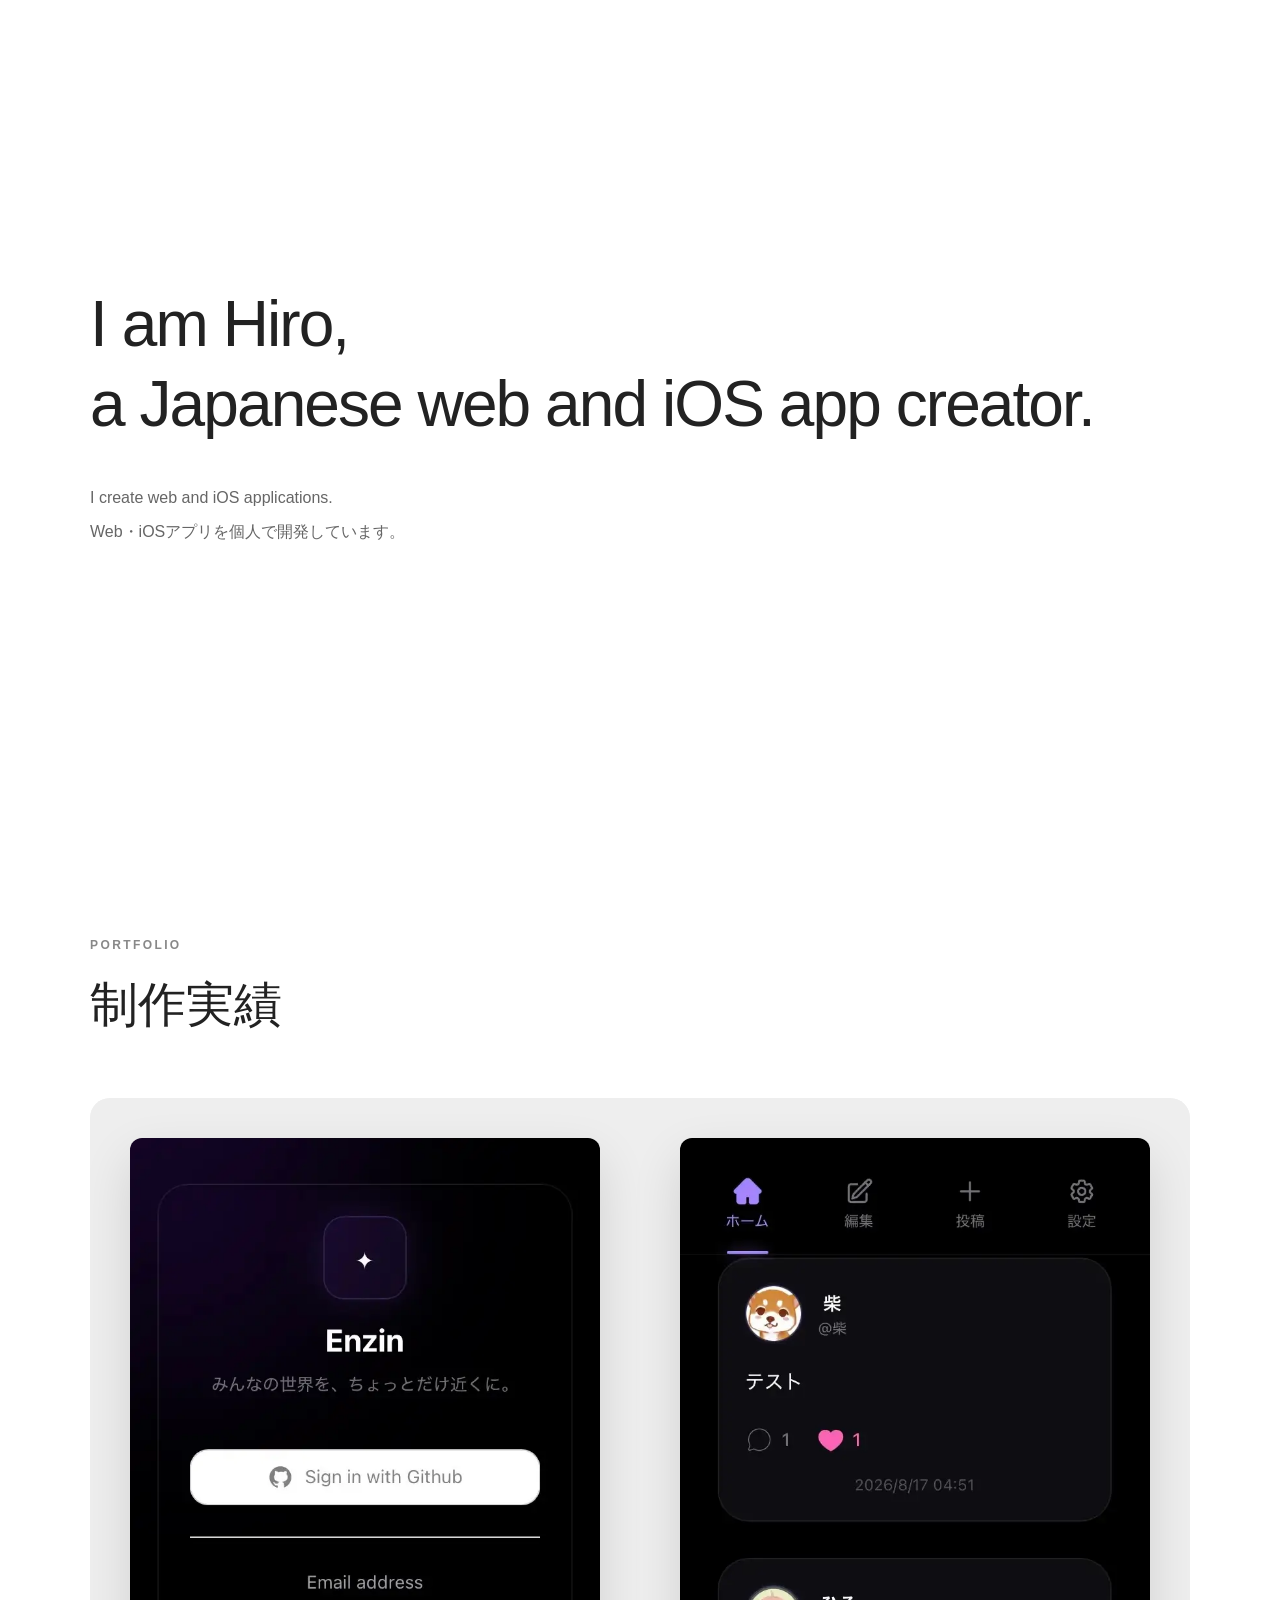
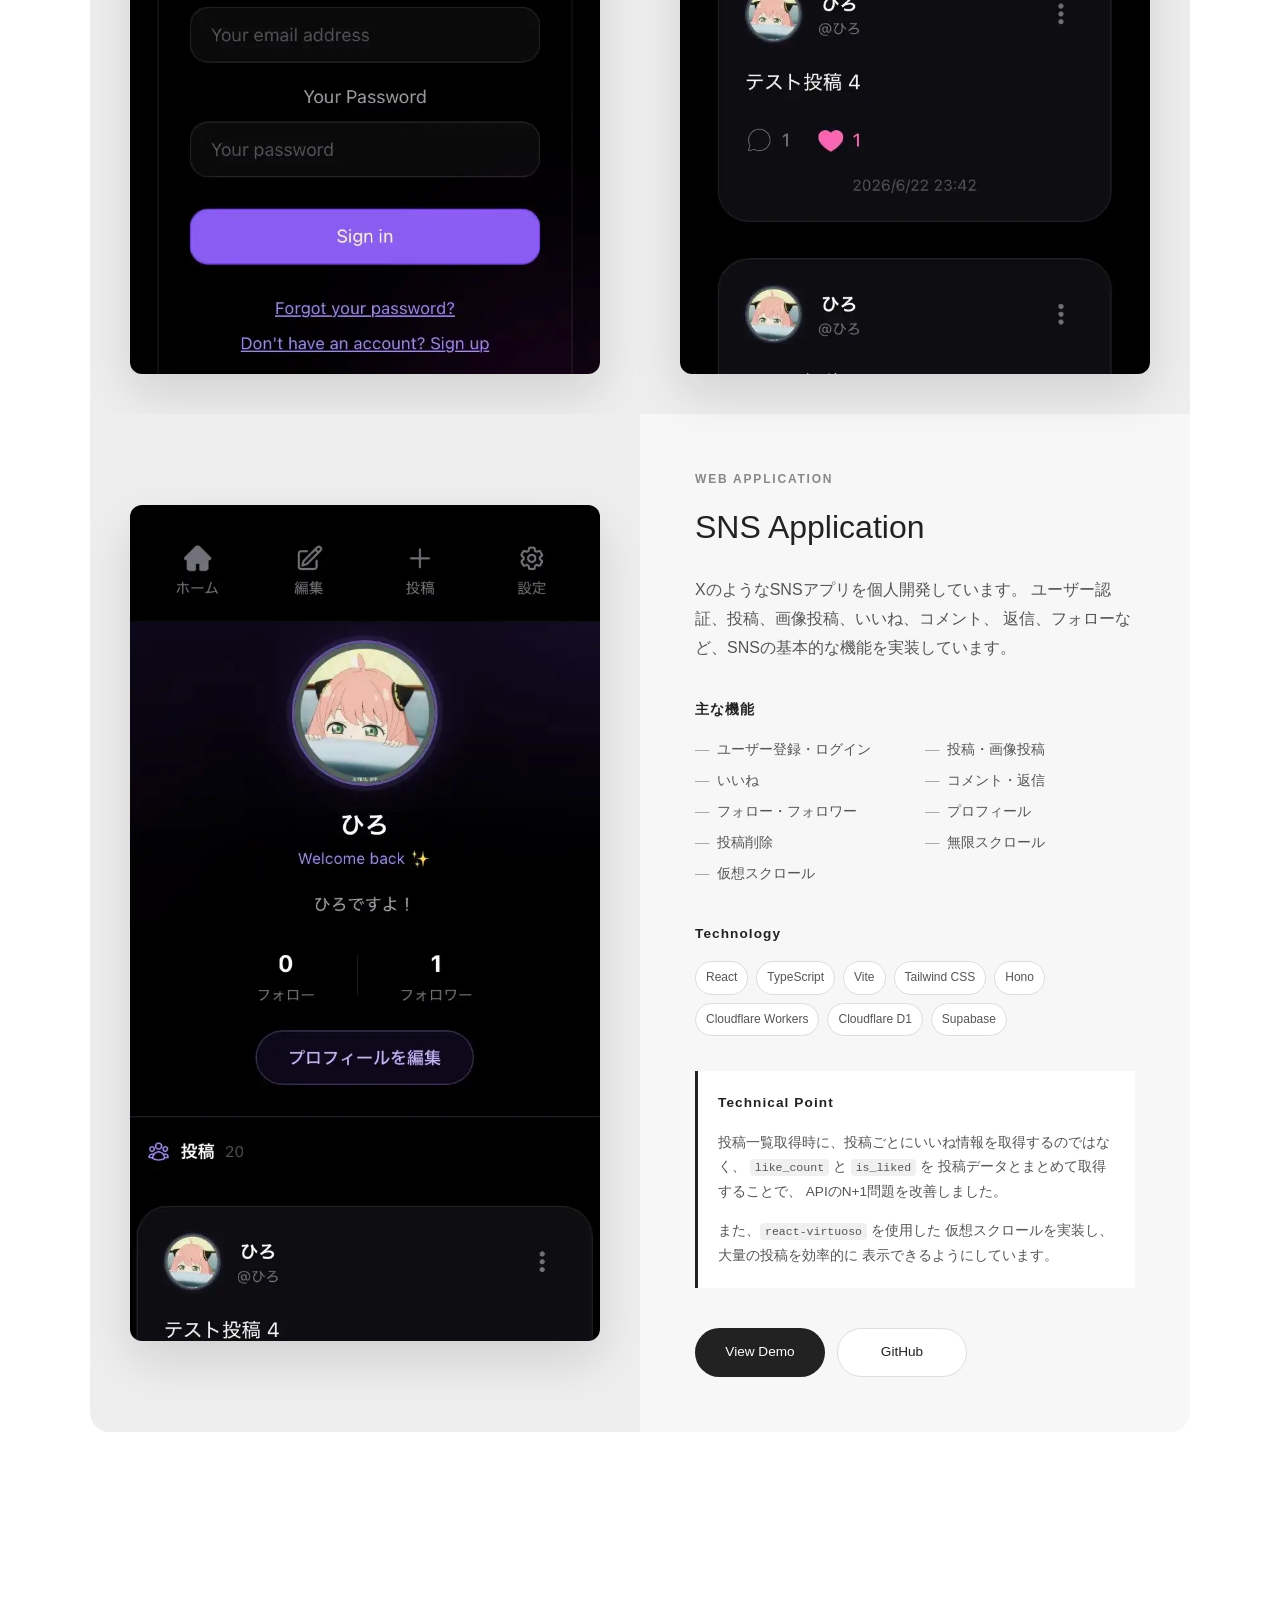
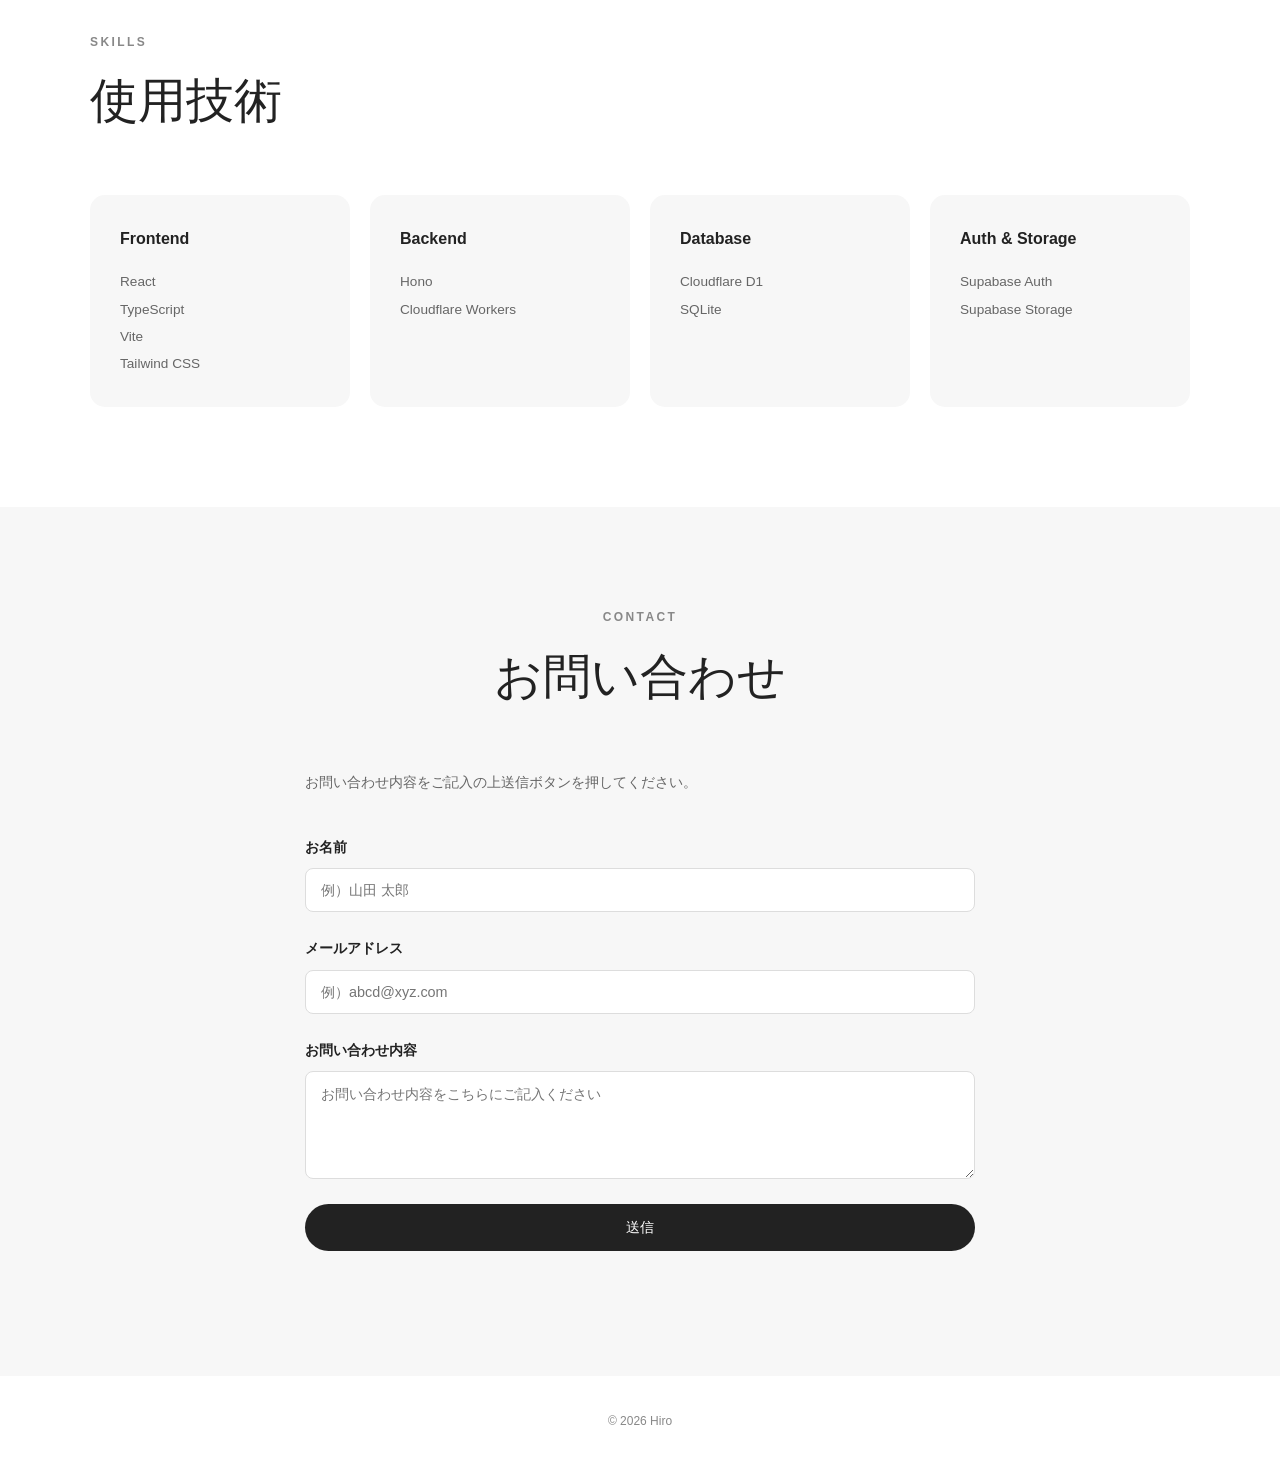
<file: index.html>
<!DOCTYPE html>
<html lang="ja">

<head>
    <meta charset="UTF-8">
    <link rel="icon" href="favicon.ico" />
    <meta name="viewport" content="width=device-width, initial-scale=1.0">

    <meta name="description"
        content="Hiroのポートフォリオサイト。Web・iOSアプリの制作、SNSアプリなどの個人開発を行っています。">

    <link rel="apple-touch-icon" href="favicon.ico" />
    <link rel="manifest" href="manifest.json" />
    <link rel="stylesheet" href="style.css" />

    <title>Hiro | Web & iOS App Creator</title>
</head>

<body>

    <!-- Hero -->
    <section class="home-content wrapper">
        <h1 class="page-title">
            I am Hiro,<br>
            a Japanese web and iOS app creator.
        </h1>

        <div class="hero-description">
            <p>
                I create web and iOS applications.
            </p>
            <p>
                Web・iOSアプリを個人で開発しています。
            </p>
        </div>
    </section>


    <!-- Portfolio -->
    <section class="portfolio wrapper">

        <div class="section-heading">
            <p class="section-label">PORTFOLIO</p>
            <h2>制作実績</h2>
        </div>


        <!-- SNS Application -->
        <article class="portfolio-card">

            <!-- App Image -->
            <div class="portfolio-image">
                <img
                    src="images/sns-app1.webp"
                    alt="SNSアプリの画面"
                >
            </div>
            <div class="portfolio-image">
                <img
                    src="images/sns-app2.webp"
                    alt="SNSアプリの画面"
                >
            </div>
            <div class="portfolio-image">
                <img
                    src="images/sns-app3.webp"
                    alt="SNSアプリの画面"
                >
            </div>


            <!-- App Information -->
            <div class="portfolio-content">

                <p class="portfolio-category">
                    Web Application
                </p>

                <h3>
                    SNS Application
                </h3>

                <p class="portfolio-description">
                    XのようなSNSアプリを個人開発しています。
                    ユーザー認証、投稿、画像投稿、いいね、コメント、
                    返信、フォローなど、SNSの基本的な機能を実装しています。
                </p>


                <!-- Features -->
                <div class="portfolio-section">

                    <h4>主な機能</h4>

                    <ul class="feature-list">
                        <li>ユーザー登録・ログイン</li>
                        <li>投稿・画像投稿</li>
                        <li>いいね</li>
                        <li>コメント・返信</li>
                        <li>フォロー・フォロワー</li>
                        <li>プロフィール</li>
                        <li>投稿削除</li>
                        <li>無限スクロール</li>
                        <li>仮想スクロール</li>
                    </ul>

                </div>


                <!-- Technology -->
                <div class="portfolio-section">

                    <h4>Technology</h4>

                    <div class="tech-list">
                        <span>React</span>
                        <span>TypeScript</span>
                        <span>Vite</span>
                        <span>Tailwind CSS</span>
                        <span>Hono</span>
                        <span>Cloudflare Workers</span>
                        <span>Cloudflare D1</span>
                        <span>Supabase</span>
                    </div>

                </div>


                <!-- Technical Point -->
                <div class="portfolio-section technical-point">

                    <h4>Technical Point</h4>

                    <p>
                        投稿一覧取得時に、投稿ごとにいいね情報を取得するのではなく、
                        <code>like_count</code> と <code>is_liked</code> を
                        投稿データとまとめて取得することで、
                        APIのN+1問題を改善しました。
                    </p>

                    <p>
                        また、<code>react-virtuoso</code> を使用した
                        仮想スクロールを実装し、大量の投稿を効率的に
                        表示できるようにしています。
                    </p>

                </div>


                <!-- Links -->
                <div class="portfolio-links">

                    <a
                        href="https://my-app.assgin.workers.dev"
                        class="portfolio-button primary"
                        target="_blank"
                        rel="noopener noreferrer"
                    >
                        View Demo
                    </a>

                    <a
                        href="https://github.com/hiromiyu"
                        class="portfolio-button secondary"
                        target="_blank"
                        rel="noopener noreferrer"
                    >
                        GitHub
                    </a>

                </div>

            </div>

        </article>

    </section>


    <!-- About / Skills -->
    <section class="skills wrapper">

        <div class="section-heading">
            <p class="section-label">SKILLS</p>
            <h2>使用技術</h2>
        </div>

        <div class="skills-grid">

            <div class="skill-card">
                <h3>Frontend</h3>
                <p>
                    React<br>
                    TypeScript<br>
                    Vite<br>
                    Tailwind CSS
                </p>
            </div>

            <div class="skill-card">
                <h3>Backend</h3>
                <p>
                    Hono<br>
                    Cloudflare Workers
                </p>
            </div>

            <div class="skill-card">
                <h3>Database</h3>
                <p>
                    Cloudflare D1<br>
                    SQLite
                </p>
            </div>

            <div class="skill-card">
                <h3>Auth & Storage</h3>
                <p>
                    Supabase Auth<br>
                    Supabase Storage
                </p>
            </div>

        </div>

    </section>


    <!-- Contact -->
    <section class="contact-section">

        <div class="form-wrapper">

            <div class="section-heading contact-heading">
                <p class="section-label">CONTACT</p>
                <h2>お問い合わせ</h2>
            </div>

            <form id="contactForm">

                <!-- Honeypot -->
                <input
                    type="text"
                    name="company"
                    style="display:none"
                >

                <p class="contact-description">
                    お問い合わせ内容をご記入の上送信ボタンを押してください。
                </p>


                <div class="form-group">

                    <label for="name">
                        お名前
                    </label>

                    <input
                        class="form-input"
                        type="text"
                        id="name"
                        name="name"
                        placeholder="例）山田 太郎"
                        required
                    >

                </div>


                <div class="form-group">

                    <label for="email">
                        メールアドレス
                    </label>

                    <input
                        class="form-input"
                        type="email"
                        id="email"
                        name="email"
                        placeholder="例）abcd@xyz.com"
                        required
                    >

                </div>


                <div class="form-group">

                    <label for="message">
                        お問い合わせ内容
                    </label>

                    <textarea
                        class="form-input"
                        id="message"
                        name="message"
                        rows="5"
                        placeholder="お問い合わせ内容をこちらにご記入ください"
                        required
                    ></textarea>

                </div>


                <!-- Cloudflare Turnstile -->
                <div
                    class="cf-turnstile"
                    data-sitekey="0x4AAAAAADDu-Kx4N0jOlkO2">
                </div>


                <div class="form-group">

                    <button
                        class="form-button"
                        type="submit"
                    >
                        送信
                    </button>

                </div>

            </form>

        </div>

    </section>


    <!-- Loading -->
    <div id="loading">
        <div class="loader"></div>
    </div>


    <script src="https://challenges.cloudflare.com/turnstile/v0/api.js"
        async defer>
    </script>


    <script>

        window.loadedAt = Date.now();

        document
            .getElementById("contactForm")
            .addEventListener("submit", async function (event) {

                event.preventDefault();

                const formData = new FormData(this);

                const loading =
                    document.getElementById("loading");

                const button =
                    this.querySelector("button");

                const loadedAt =
                    window.loadedAt;


                // Turnstile token
                const tokenElement =
                    document.querySelector(
                        '[name="cf-turnstile-response"]'
                    );

                const token =
                    tokenElement ? tokenElement.value : "";


                if (!token) {
                    alert("認証を完了してください");
                    return;
                }


                // Request parameters
                const params =
                    new URLSearchParams(formData);

                params.append("cfToken", token);
                params.append("loadedAt", loadedAt);


                try {

                    loading.style.display = "flex";

                    button.disabled = true;


                    const response =
                        await fetch(
                            "https://my-app.assgin.workers.dev/api/contact",
                            {
                                method: "POST",
                                body: params,
                                headers: {
                                    "Content-Type":
                                        "application/x-www-form-urlencoded"
                                }
                            }
                        );

                    const text = await response.text();

let result;

try {
  result = JSON.parse(text);
} catch {
  throw new Error(
    `APIからJSONではないレスポンスが返りました: ${text}`
  );
}



                    // const result =
                        // await response.json();


                    if (
                        response.ok &&
                        result.success
                    ) {

                        alert(
                            "お問い合わせが送信されました！"
                        );

                        this.reset();

                    } else {

                        throw new Error(
                            result.message ||
                            "エラーが発生しました。"
                        );

                    }

                } catch (error) {

                    console.error(error);

                    alert(error.message);

                } finally {

                    loading.style.display = "none";

                    button.disabled = false;

                }

            });

    </script>


    <!-- Footer -->
    <footer>

        <div class="wrapper">

            <small>
                &copy; 2026 Hiro
            </small>

        </div>

    </footer>

</body>

</html>
</file>
<file: style.css>
```css
/* ========================================
   Base
======================================== */

* {
    box-sizing: border-box;
}

html {
    scroll-behavior: smooth;
}

body {
    margin: 0;
    color: #222;
    background: #fff;
    font-family:
        -apple-system,
        BlinkMacSystemFont,
        "Helvetica Neue",
        "Hiragino Kaku Gothic ProN",
        "Hiragino Sans",
        Arial,
        sans-serif;
    line-height: 1.8;
}

img {
    max-width: 100%;
    display: block;
}

a {
    color: inherit;
    text-decoration: none;
}

.wrapper {
    width: min(1100px, calc(100% - 40px));
    margin: 0 auto;
}


/* ========================================
   Hero
======================================== */

.home-content {
    min-height: 75vh;

    display: flex;
    flex-direction: column;
    justify-content: center;

    padding: 80px 0;
}

.page-title {
    margin: 0;

    font-size: clamp(2rem, 5vw, 4.2rem);
    font-weight: 500;
    line-height: 1.25;
    letter-spacing: -0.03em;
}

.hero-description {
    margin-top: 35px;

    color: #666;
    font-size: 1rem;
}

.hero-description p {
    margin: 5px 0;
}


/* ========================================
   Section Heading
======================================== */

.section-heading {
    margin-bottom: 50px;
}

.section-label {
    margin: 0 0 5px;

    color: #888;
    font-size: 0.75rem;
    font-weight: 700;
    letter-spacing: 0.2em;
}

.section-heading h2 {
    margin: 0;

    font-size: clamp(2rem, 4vw, 3rem);
    font-weight: 500;
}


/* ========================================
   Portfolio
======================================== */

.portfolio {
    padding: 100px 0;
}


/* Portfolio Card */

.portfolio-card {
    overflow: hidden;

    display: grid;
    grid-template-columns: 1fr 1fr;

    background: #f7f7f7;
    border-radius: 20px;
}


/* App Image */

.portfolio-image {
    min-height: 500px;

    display: flex;
    align-items: center;
    justify-content: center;

    padding: 40px;

    background: #eee;
}

.portfolio-image img {
    width: 100%;
    max-width: 480px;

    border-radius: 12px;

    box-shadow:
        0 20px 50px rgba(0, 0, 0, 0.12);
}


/* Portfolio Content */

.portfolio-content {
    padding: 55px;
}

.portfolio-category {
    margin: 0 0 8px;

    color: #888;

    font-size: 0.75rem;
    font-weight: 700;
    letter-spacing: 0.15em;
    text-transform: uppercase;
}

.portfolio-content h3 {
    margin: 0 0 20px;

    font-size: 2rem;
    font-weight: 500;
}

.portfolio-description {
    margin: 0;

    color: #555;
}


/* ========================================
   Portfolio Sections
======================================== */

.portfolio-section {
    margin-top: 35px;
}

.portfolio-section h4 {
    margin: 0 0 15px;

    font-size: 0.85rem;
    font-weight: 700;
    letter-spacing: 0.08em;
}


/* Features */

.feature-list {
    display: grid;
    grid-template-columns: 1fr 1fr;

    gap: 5px 20px;

    margin: 0;
    padding: 0;

    list-style: none;

    color: #555;
    font-size: 0.9rem;
}

.feature-list li::before {
    content: "—";
    margin-right: 8px;
    color: #aaa;
}


/* ========================================
   Technology
======================================== */

.tech-list {
    display: flex;
    flex-wrap: wrap;
    gap: 8px;
}

.tech-list span {
    padding: 5px 10px;

    background: #fff;
    border: 1px solid #ddd;
    border-radius: 999px;

    color: #555;

    font-size: 0.75rem;
}


/* ========================================
   Technical Point
======================================== */

.technical-point {
    padding: 20px;

    background: #fff;

    border-left: 3px solid #222;
}

.technical-point p {
    margin: 0 0 15px;

    color: #555;
    font-size: 0.85rem;
}

.technical-point p:last-child {
    margin-bottom: 0;
}

code {
    padding: 2px 5px;

    background: #f0f0f0;

    border-radius: 4px;

    font-family:
        "SFMono-Regular",
        Consolas,
        monospace;

    font-size: 0.85em;
}


/* ========================================
   Portfolio Links
======================================== */

.portfolio-links {
    display: flex;
    flex-wrap: wrap;
    gap: 12px;

    width: 100%;
    max-width: 100%;

    margin-top: 40px;
}

.portfolio-button {
    display: inline-flex;
    align-items: center;
    justify-content: center;

    min-width: 130px;
    max-width: 100%;
    padding: 11px 20px;

    box-sizing: border-box;

    border-radius: 999px;

    font-size: 0.85rem;

    transition:
        transform 0.2s ease,
        opacity 0.2s ease;
}

/* .portfolio-links {
    display: flex;
    width: 90%;
    gap: 12px;

    margin-top: 40px;
}

.portfolio-button {
    display: inline-flex;
    align-items: center;
    justify-content: center;

    min-width: 130px;
    padding: 11px 20px;

    border-radius: 999px;

    font-size: 0.85rem;

    transition:
        transform 0.2s ease,
        opacity 0.2s ease;
} */

.portfolio-button:hover {
    transform: translateY(-2px);
    opacity: 0.8;
}

.portfolio-button.primary {
    color: #fff;
    background: #222;
}

.portfolio-button.secondary {
    color: #222;
    background: #fff;
    border: 1px solid #ddd;
}


/* ========================================
   Skills
======================================== */

.skills {
    padding: 100px 0;
}

.skills-grid {
    display: grid;
    grid-template-columns:
        repeat(4, 1fr);

    gap: 20px;
}

.skill-card {
    padding: 30px;

    background: #f7f7f7;

    border-radius: 15px;
}

.skill-card h3 {
    margin: 0 0 15px;

    font-size: 1rem;
    font-weight: 600;
}

.skill-card p {
    margin: 0;

    color: #666;
    font-size: 0.85rem;
    line-height: 2;
}


/* ========================================
   Contact
======================================== */

.contact-section {
    padding: 100px 0;

    background: #f7f7f7;
}

.form-wrapper {
    width: 100%;
    max-width: 700px;
    margin: 0 auto;
    padding: 0 15px;
    box-sizing: border-box;
}

/* .form-wrapper {
    width: min(700px, calc(100% - 40px));
    margin: 0 auto;
} */

.contact-heading {
    text-align: center;
}

.contact-description {
    margin-bottom: 40px;

    color: #666;
    font-size: 0.9rem;
}


/* Form */

.form-group {
    width: 100%;
    margin-bottom: 25px;
}

/* .form-group {
    margin-bottom: 25px;
} */

.form-group label {
    display: block;

    margin-bottom: 8px;

    font-size: 0.85rem;
    font-weight: 600;
}

.form-input {
    display: block;
    width: 100%;
    max-width: 100%;
    min-width: 0;

    padding: 13px 15px;

    background: #fff;

    border: 1px solid #ddd;
    border-radius: 8px;

    font-family: inherit;
    font-size: 0.9rem;

    outline: none;

    box-sizing: border-box;
}

/* .form-input {
    width: 90%;

    padding: 13px 15px;

    background: #fff;

    border: 1px solid #ddd;
    border-radius: 8px;

    font-family: inherit;
    font-size: 0.9rem;

    outline: none;

    transition:
        border-color 0.2s ease,
        box-shadow 0.2s ease;
} */

.form-input:focus {
    border-color: #888;

    box-shadow:
        0 0 0 3px rgba(0, 0, 0, 0.05);
}

textarea.form-input {
    resize: vertical;
}


/* Submit */

.form-button {
    width: 100%;

    padding: 14px;

    color: #fff;

    background: #222;

    border: none;
    border-radius: 999px;

    font-family: inherit;
    font-size: 0.9rem;

    cursor: pointer;

    transition:
        opacity 0.2s ease,
        transform 0.2s ease;
}

.form-button:hover {
    opacity: 0.8;
    transform: translateY(-2px);
}

.form-button:disabled {
    cursor: not-allowed;
    opacity: 0.5;
}


/* ========================================
   Loading
======================================== */

#loading {
    position: fixed;
    inset: 0;

    z-index: 9999;

    display: none;
    align-items: center;
    justify-content: center;

    background: rgba(255, 255, 255, 0.8);
}

.loader {
    width: 45px;
    height: 45px;

    border: 4px solid #ddd;
    border-top-color: #222;

    border-radius: 50%;

    animation:
        spin 0.8s linear infinite;
}

@keyframes spin {
    to {
        transform: rotate(360deg);
    }
}


/* ========================================
   Footer
======================================== */

footer {
    padding: 30px 0;

    color: #888;

    background: #fff;

    text-align: center;
}

footer small {
    font-size: 0.75rem;
}


/* ========================================
   Tablet
======================================== */

@media (max-width: 900px) {

    .portfolio-card {
        grid-template-columns: 1fr;
    }

    .portfolio-image {
        min-height: auto;
    }

    .skills-grid {
        grid-template-columns:
            repeat(2, 1fr);
    }

}


/* ========================================
   Mobile
======================================== */

@media (max-width: 600px) {

    .wrapper {
        width: min(100% - 30px, 1100px);
    }


    /* Hero */

    .home-content {
        min-height: 65vh;

        padding: 60px 0;
    }

    .page-title {
        font-size: 2.2rem;
    }


    /* Sections */

    .portfolio,
    .skills,
    .contact-section {
        padding: 70px 0;
    }

    .section-heading {
        margin-bottom: 35px;
    }


    /* Portfolio */

    .portfolio-card {
        border-radius: 15px;
    }

    .portfolio-image {
        padding: 25px;
    }

    .portfolio-content {
        padding: 30px 25px;
    }

    .portfolio-content h3 {
        font-size: 1.7rem;
    }


    /* Features */

    .feature-list {
        grid-template-columns: 1fr;
    }


    /* Buttons */

    .portfolio-links {
        flex-direction: column;
        width: 100%;
    }

    .portfolio-button {
        width: 100%;
        min-width: 0;
    }

    /* .portfolio-links {
        flex-direction: column;
    }

    .portfolio-button {
        width: 100%;
    } */


    /* Skills */

    .skills-grid {
        grid-template-columns: 1fr;
    }

    .skill-card {
        padding: 25px;
    }


    /* Contact */

    /* .form-wrapper {
        width: 100%;
        padding: 0 15px;
    } */


    /* .form-wrapper {
        width: min(100% - 30px, 700px);
    } */

}
```
</file>
